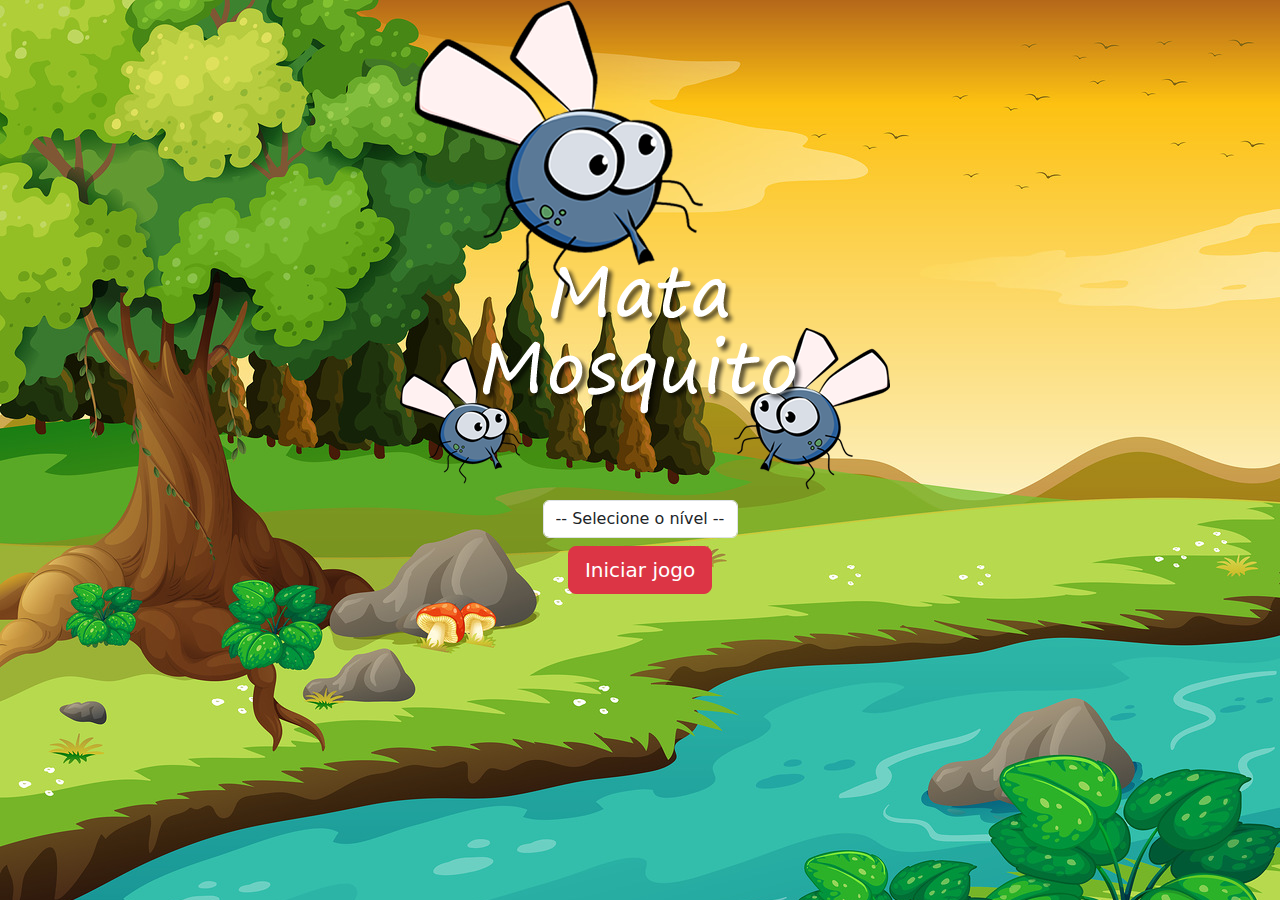
<file: index.html>
<!DOCTYPE html>
<html lang="pt-br">
<head>
    <meta charset="UTF-8">
    <title>Game Mata Mosquito</title>

    <link href="https://cdn.jsdelivr.net/npm/bootstrap@5.3.3/dist/css/bootstrap.min.css" rel="stylesheet" integrity="sha384-QWTKZyjpPEjISv5WaRU9OFeRpok6YctnYmDr5pNlyT2bRjXh0JMhjY6hW+ALEwIH" crossorigin="anonymous">

    <link rel="stylesheet" href="estilo.css">

    <script>
        function iniciarJogo(){
            var nivel = document.getElementById('nivel').value

            if(nivel === ''){
                return false
            } 
            window.location.href = 'game.html?' + nivel
        }
    </script>
</head>
<body>
    <div class="container">
        <div class="row">
            <div class="col">
                <div class="d-flex justify-content-center">
                    <img src="imagens/game.png" alt="">
                </div>
            </div>
        </div>
        <div class="row">
            <div class="col">
                <div class="d-flex justify-content-center">
                    <div class="mb-2">
                        <select class="form-control" id="nivel">
                            <option value="">-- Selecione o nível --</option>
                            <option value="normal">Normal</option>
                            <option value="dificil">Difícil</option>
                            <option value="chocknorris">Chuck Norris</option>
                        </select>
                    </div>
                </div>
            </div>
        </div>
        <div class="row">
            <div class="col">
                <div class="d-flex justify-content-center">
                    <button type="button" class="btn btn-danger btn-lg" onclick="iniciarJogo()">Iniciar jogo</button>
                </div>
            </div>
        </div>
    </div>
</body>
</html>
</file>
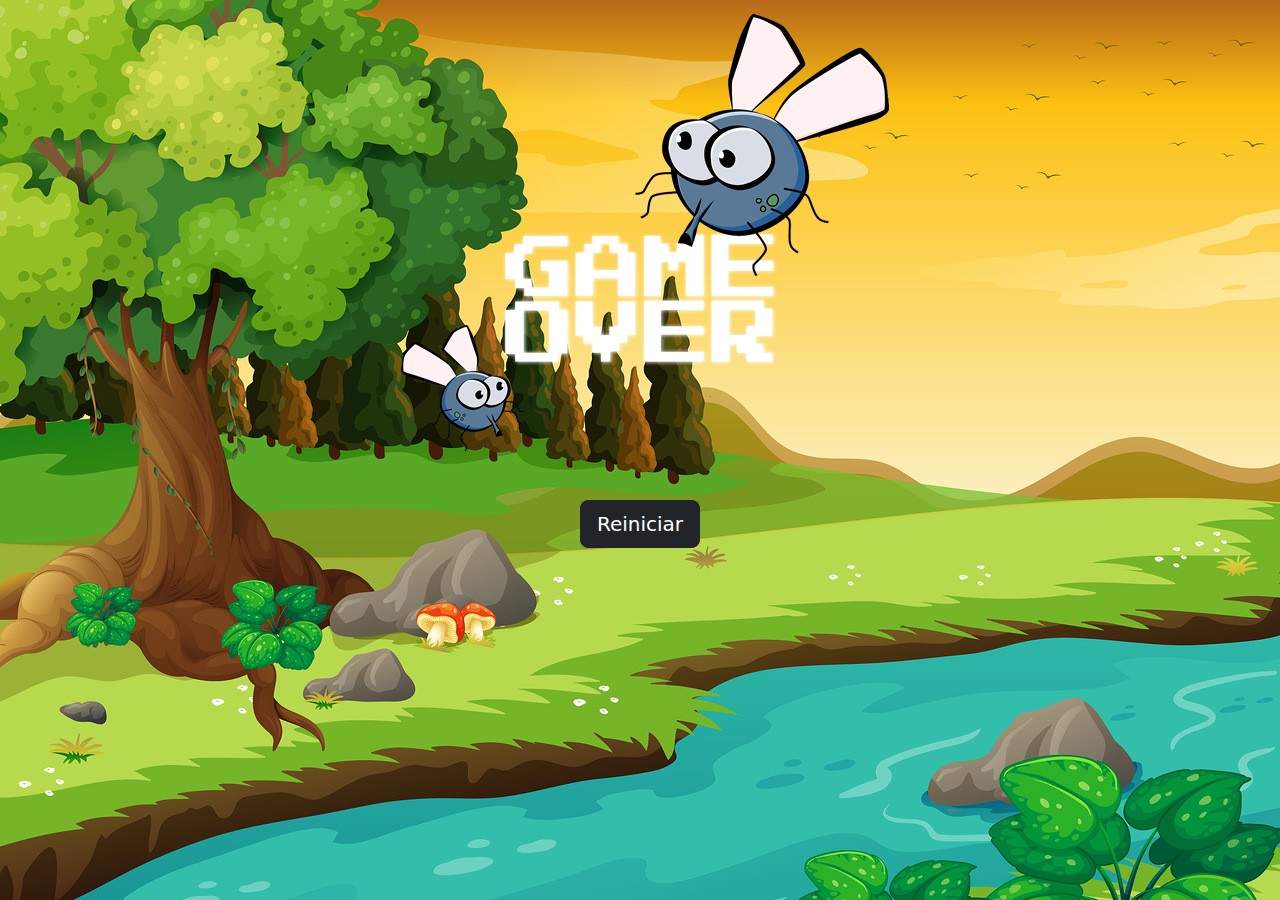
<file: fim_de_jogo.html>
<!DOCTYPE html>
<html lang="pt-br">
<head>
    <meta charset="UTF-8">
    <title>Fim de jogo!</title>

    <link href="https://cdn.jsdelivr.net/npm/bootstrap@5.3.3/dist/css/bootstrap.min.css" rel="stylesheet" integrity="sha384-QWTKZyjpPEjISv5WaRU9OFeRpok6YctnYmDr5pNlyT2bRjXh0JMhjY6hW+ALEwIH" crossorigin="anonymous">

    <link rel="stylesheet" href="estilo.css">
</head>
<body>
    <div class="container">
        <div class="row">
            <div class="col">
                <div class="d-flex justify-content-center">
                    <img src="imagens/game_over.png" alt="">
                </div>
            </div>
        </div>
        <div class="row">
            <div class="col">
                <div class="d-flex justify-content-center">
                    <button type="button" class="btn btn-dark btn-lg" onclick="window.location.href = 'index.html' ">Reiniciar</button>
                </div>
            </div>
        </div>

    </div>
</body>
</html>
</file>
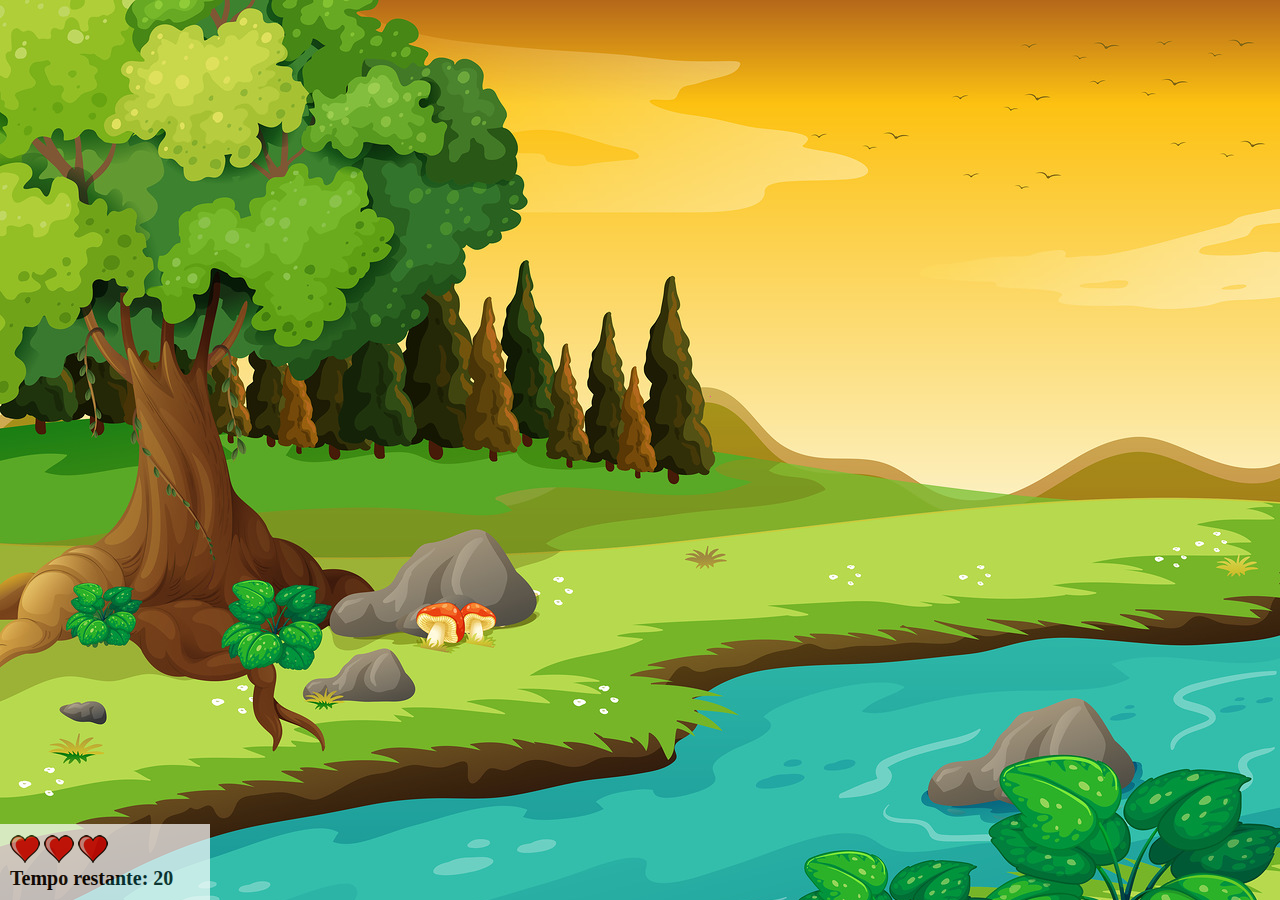
<file: game.html>
<!DOCTYPE html>
<html lang="pt-br">
<head>
    <meta charset="UTF-8">
    <title>Mata Mosquito</title>

    <link rel="stylesheet" href="estilo.css">
    <script src="jogo.js"></script>
</head>
<body onresize="ajustaTamanhoPalcoJogo()">

    <div class="painel">
        <div class="vida">
            <img id="v1" src="imagens/coracao_cheio.png" alt="">
            <img id="v2" src="imagens/coracao_cheio.png" alt="">
            <img id="v3" src="imagens/coracao_cheio.png" alt="">
        </div>

        <div class="cronometro">Tempo restante: <span id="cronometro"></span></div>
    </div>

    <script>
        document.getElementById('cronometro').innerHTML = tempo

        var criaMosquito = setInterval(function(){
            posicaoRandomica()
        }, criaMosquitoTempo)
    </script>
</body>
</html>
</file>
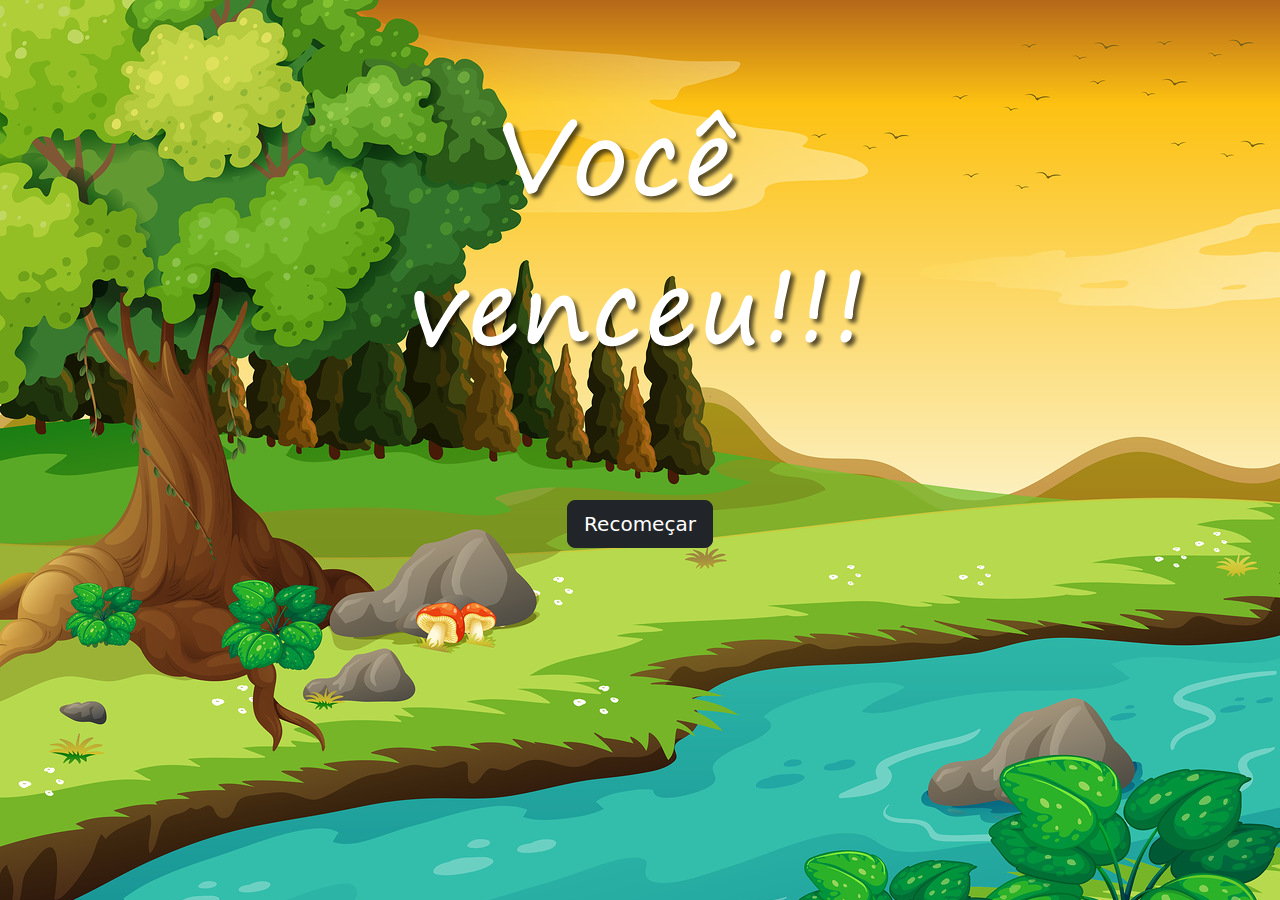
<file: vitoria.html>
<!DOCTYPE html>
<html lang="pt-br">
<head>
    <meta charset="UTF-8">
    <title>Vitória!</title>

    <link href="https://cdn.jsdelivr.net/npm/bootstrap@5.3.3/dist/css/bootstrap.min.css" rel="stylesheet" integrity="sha384-QWTKZyjpPEjISv5WaRU9OFeRpok6YctnYmDr5pNlyT2bRjXh0JMhjY6hW+ALEwIH" crossorigin="anonymous">

    <link rel="stylesheet" href="estilo.css">
</head>
<body>
    <div class="container">
        <div class="row">
            <div class="col">
                <div class="d-flex justify-content-center">
                    <img src="imagens/vitoria.png" alt="">
                </div>
            </div>
        </div>
        <div class="row">
            <div class="col">
                <div class="d-flex justify-content-center">
                    <button type="button" class="btn btn-dark btn-lg" onclick="window.location.href = 'index.html' ">Recomeçar</button>
                </div>
            </div>
        </div>
    </div>
</body>
</html>
</file>
<file: estilo.css>
html {
    cursor: url(imagens/mata_mosca.png) 30 30, auto;
}

body {
    background-image: url(imagens/bg.jpg);
    background-repeat: no-repeat;
    background-size:cover;
}

.mosquito1 {
    width: 50px;
    height: 50px;
}
 
.mosquito2 {
    width: 70px;
    height: 70px;
}
 
.mosquito3 {
    width: 90px;
    height: 90px;
}
 
.ladoA {
    transform: scaleX(1);
}
 
.ladoB {
    transform: scaleX(-1);
}
 
.painel {
    position: absolute;
    width: 190px;
    padding: 10px;
    bottom: 0px;
    left: 0px;
    border-top: solid 1px #fff;
    background-color: #fff;
    opacity: 0.7;
}

.vida {
    float: left;
}

.cronometro {
    float: left;
    font-size: 20px;
    font-weight: bold;
}
</file>
